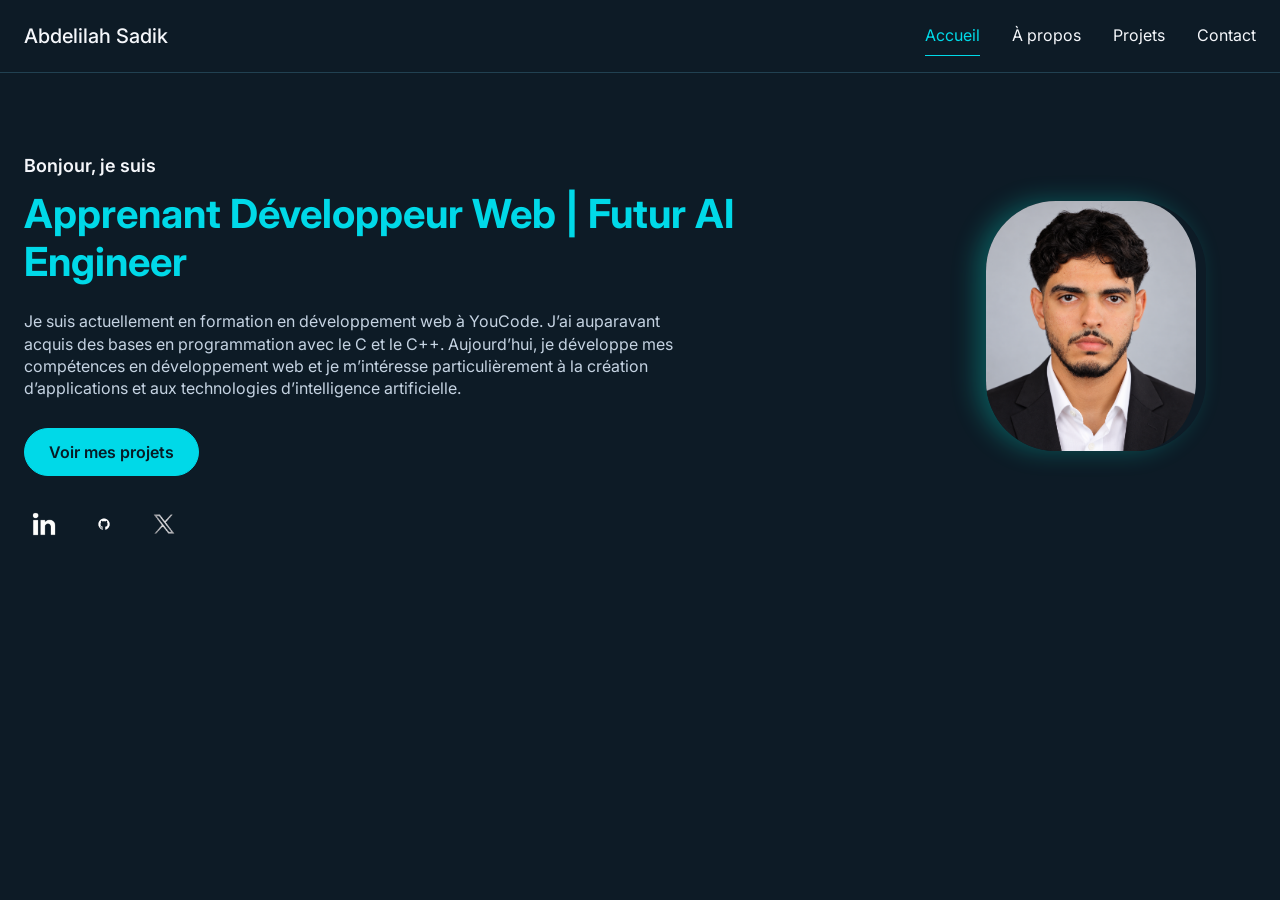
<file: index.html>
<!DOCTYPE html>
<html lang="fr">
<head>
    <meta charset="UTF-8">
    <meta name="viewport" content="width=device-width, initial-scale=1.0">
    <meta name="description" content="Portfolio d'Abdelilah Sadik, apprenant développeur web et futur AI Engineer.">
    <title>Abdelilah Sadik — Portfolio</title>
    <link rel="preconnect" href="https://fonts.googleapis.com">
    <link rel="preconnect" href="https://fonts.gstatic.com" crossorigin>
    <link href="https://fonts.googleapis.com/css2?family=Inter:wght@400;600;700&display=swap" rel="stylesheet">
    <link rel="stylesheet" href="style.css">
</head>
<body>
    <!-- ========== header ========== -->
    <header class="en-tete">
        <div class="conteneur">
            <a class="logo" href="index.html">Abdelilah Sadik</a>
            <nav aria-label="Navigation principale">
                <ul class="menu">
                    <li><a href="index.html" aria-current="page">Accueil</a></li>
                    <li><a href="a-propos.html">À propos</a></li>
                    <li><a href="projets.html">Projets</a></li>
                    <li><a href="contact.html">Contact</a></li>
                </ul>
            </nav>
        </div>
    </header>
    <!-- ========== hero section ========== -->
    <main>
        <section class="hero">
            <div class="conteneur">
                <div class="hero__contenu">
                    <div class="hero__text">
                        <p class="surtitre">Bonjour, je suis</p>
                        <h1>Apprenant Développeur Web | Futur AI Engineer</h1>
                        <p class="hero__description">
                            Je suis actuellement en formation en développement web à YouCode.
                            J’ai auparavant acquis des bases en programmation avec le C et le C++.
                            Aujourd’hui, je développe mes compétences en développement web
                            et je m’intéresse particulièrement à la création d’applications
                            et aux technologies d’intelligence artificielle.
                        </p>
                        <a class="bouton" href="projets.html">Voir mes projets</a>
                        <ul class="reseaux">
                            <li><a href="https://www.linkedin.com/in/abdelilah-sadik-879931271/?isSelfProfile=true" aria-label="LinkedIn">
                                <img src="./images/7136971-removebg-preview.png" alt="">
                            </a></li>
                            <li><a href="https://github.com/ZIDROXE?tab=repositories" aria-label="GitHub">
                                <img src="./images/ccaa09637389a530ddffc288a41b0895-removebg-preview.png" alt="">
                            </a></li>
                            <li><a href="https://x.com/AbdelilaheSadik" aria-label="X">
                                <img src="./images/da9cc1f2e152683ddba2240817404977-removebg-preview.png" alt="">
                            </a></li>
                        </ul>
                    </div>
                    <img class="hero__photo" src="./images/Professional Headshot in Suit (1).png" alt="Abdelilah Sadik image" width="280" height="280">
                </div>
            </div>
        </section>
    </main>
</body>
</html>
</file>
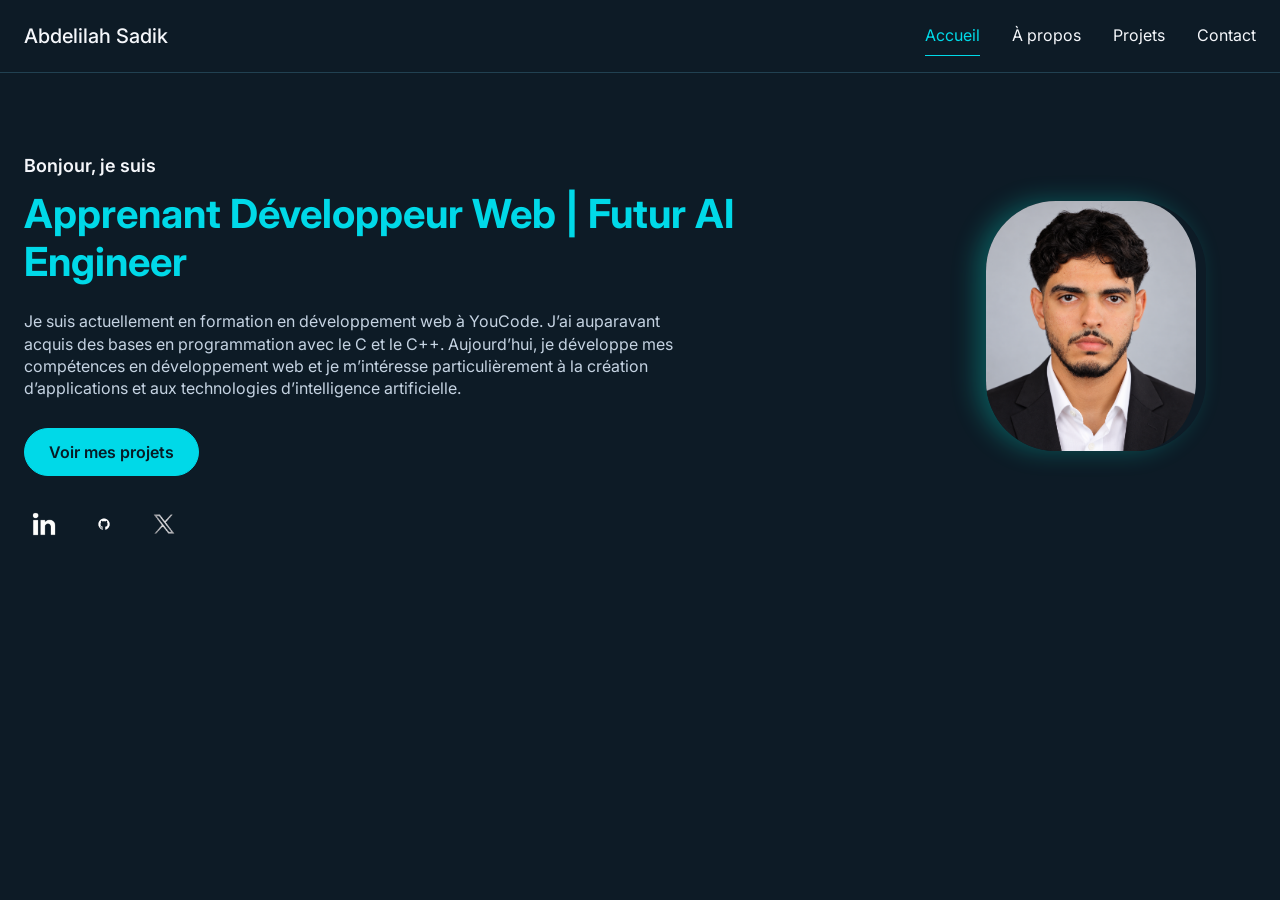
<file: portfolio/index.html>
<!DOCTYPE html>
<html lang="fr">
<head>
    <meta charset="UTF-8">
    <meta name="viewport" content="width=device-width, initial-scale=1.0">
    <meta name="description" content="Portfolio d'Abdelilah Sadik, apprenant développeur web et futur AI Engineer.">
    <title>Abdelilah Sadik — Portfolio</title>
    <link rel="preconnect" href="https://fonts.googleapis.com">
    <link rel="preconnect" href="https://fonts.gstatic.com" crossorigin>
    <link href="https://fonts.googleapis.com/css2?family=Inter:wght@400;600;700&display=swap" rel="stylesheet">
    <link rel="stylesheet" href="../css/style.css">
</head>
<body>
    <!-- ========== header ========== -->
    <header class="en-tete">
        <div class="conteneur">
            <a class="logo" href="index.html">Abdelilah Sadik</a>
            <nav aria-label="Navigation principale">
                <ul class="menu">
                    <li><a href="index.html" aria-current="page">Accueil</a></li>
                    <li><a href="a-propos.html">À propos</a></li>
                    <li><a href="projets.html">Projets</a></li>
                    <li><a href="contact.html">Contact</a></li>
                </ul>
            </nav>
        </div>
    </header>
    <!-- ========== hero section ========== -->
    <main>
        <section class="hero">
            <div class="conteneur">
                <div class="hero__contenu">
                    <div class="hero__text">
                        <p class="surtitre">Bonjour, je suis</p>
                        <h1>Apprenant Développeur Web | Futur AI Engineer</h1>
                        <p class="hero__description">
                            Je suis actuellement en formation en développement web à YouCode.
                            J’ai auparavant acquis des bases en programmation avec le C et le C++.
                            Aujourd’hui, je développe mes compétences en développement web
                            et je m’intéresse particulièrement à la création d’applications
                            et aux technologies d’intelligence artificielle.
                        </p>
                        <a class="bouton" href="projets.html">Voir mes projets</a>
                        <ul class="reseaux">
                            <li><a href="https://www.linkedin.com/in/abdelilah-sadik-879931271/?isSelfProfile=true" aria-label="LinkedIn">
                                <img src="../images/7136971-removebg-preview.png" alt="">
                            </a></li>
                            <li><a href="https://github.com/ZIDROXE?tab=repositories" aria-label="GitHub">
                                <img src="../images/ccaa09637389a530ddffc288a41b0895-removebg-preview.png" alt="">
                            </a></li>
                            <li><a href="https://x.com/AbdelilaheSadik" aria-label="X">
                                <img src="../images/da9cc1f2e152683ddba2240817404977-removebg-preview.png" alt="">
                            </a></li>
                        </ul>
                    </div>
                    <img class="hero__photo" src="../images/Professional Headshot in Suit (1).png" alt="Abdelilah Sadik image" width="280" height="280">
                </div>
            </div>
        </section>
    </main>
</body>
</html>
</file>
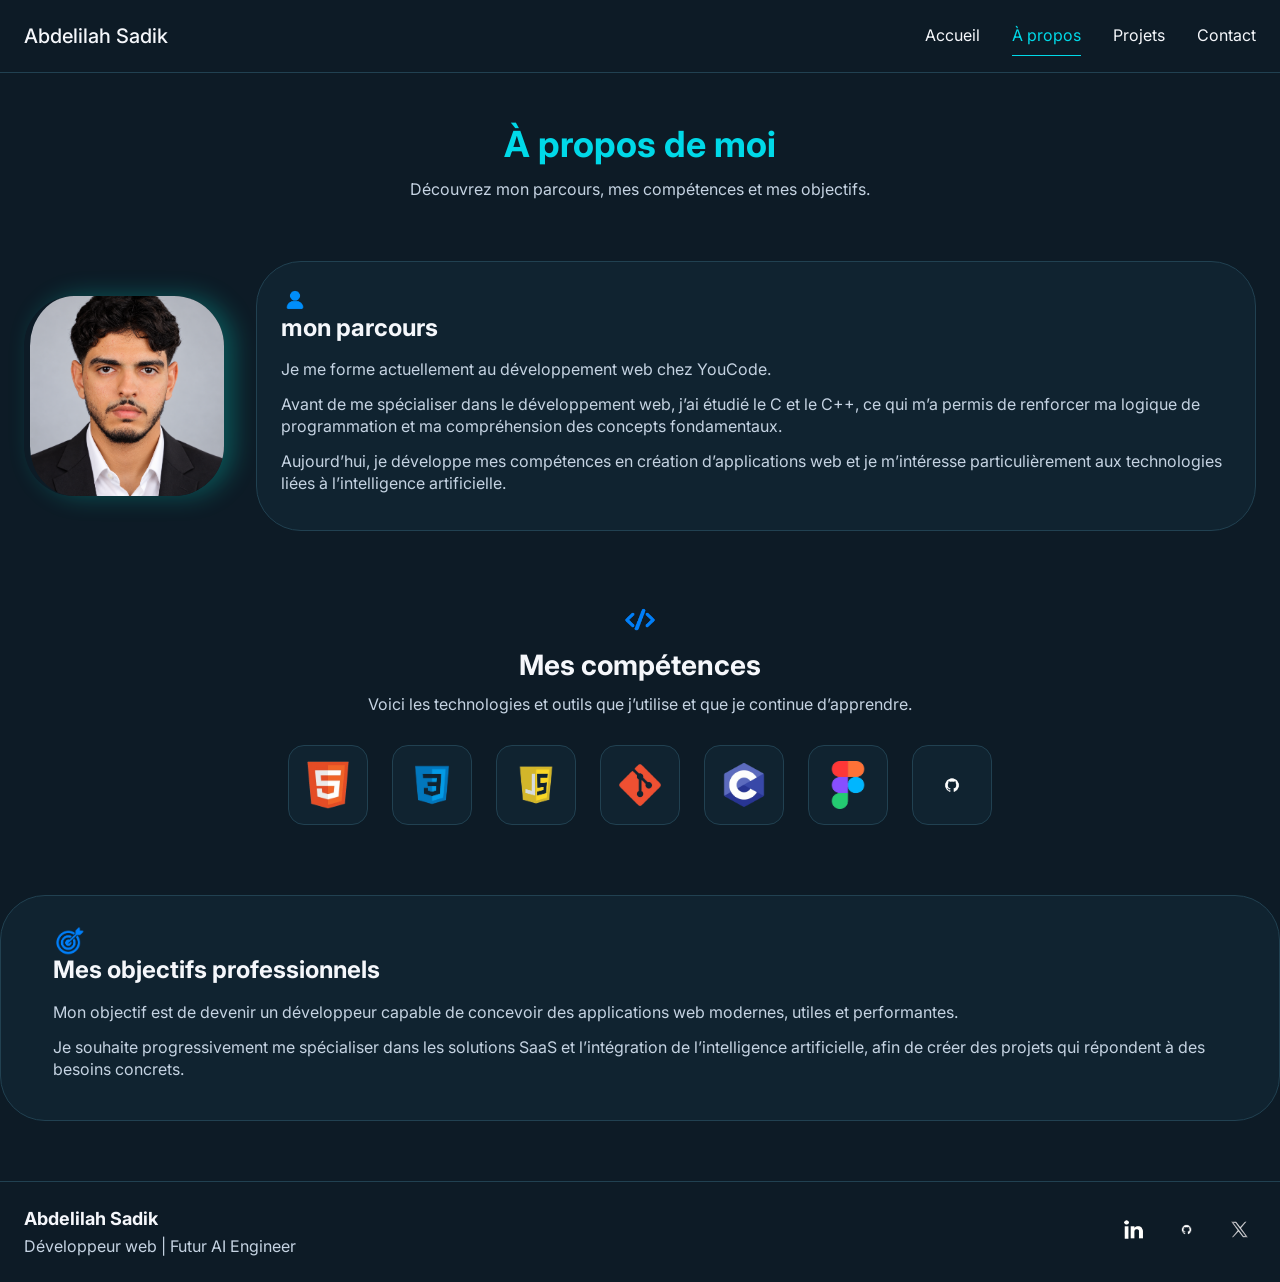
<file: a-propos.html>
<!DOCTYPE html>
<html lang="fr">

<head>
    <meta charset="UTF-8">
    <meta name="viewport" content="width=device-width, initial-scale=1.0">

    <meta name="description"
        content="À propos d'Abdelilah Sadik, son parcours, ses compétences et ses objectifs professionnels.">

    <title>À propos — Abdelilah Sadik</title>

    <link rel="preconnect" href="https://fonts.googleapis.com">
    <link rel="preconnect" href="https://fonts.gstatic.com" crossorigin>

    <link href="https://fonts.googleapis.com/css2?family=Inter:wght@400;600;700&display=swap" rel="stylesheet">

    <link rel="stylesheet" href="style.css">
</head>

<body>
    <!-- ========== header ========== -->
    <header class="en-tete">
        <div class="conteneur">
            <a class="logo" href="index.html">Abdelilah Sadik</a>
            <nav aria-label="navigation principale">
                <ul class="menu">
                    <li><a href="index.html" >Accueil</a></li>
                    <li><a href="a-propos.html"aria-current="page">À propos</a></li>
                    <li><a href="projets.html">Projets</a></li>
                    <li><a href="contact.html">Contact</a></li>
                </ul>
            </nav>
        </div>
    </header>
    <main>
        <!---=====-===========mon parcour section======================-->
        <section class="about-intro">
            <div class="conteneur">
                <h1>À propos de moi</h1>
                <p>Découvrez mon parcours, mes compétences et mes objectifs.</p>
            </div>
        </section>
        <section class="parcours">
            <div class="conteneur">
                <div class="parcours__contenu">
                    <img class="parcours__photo" src="./images/Professional Headshot in Suit (1).png" alt="Portrait d’Abdelilah Sadik" width="280"
                        height="280">
                    <div class="parcours__texte">
                        <div class="parcours__titre">
                            <h2>
                                <span class="parcours__icons">
                                    <img src="./images/Icône utilisateur bleue minimaliste.png" alt="">
                                </span> mon parcours

                            </h2>
                        </div>
                        <p>Je me forme actuellement au développement web chez YouCode.</p>
                        <p>Avant de me spécialiser dans le développement web,
                            j’ai étudié le C et le C++, ce qui m’a permis de renforcer
                            ma logique de programmation et ma compréhension des concepts fondamentaux.</p>
                        <p>Aujourd’hui, je développe mes compétences en création d’applications web
                            et je m’intéresse particulièrement aux technologies liées à l’intelligence artificielle.</p>
                    </div>
                </div>
            </div>
        </section>
        <!--======================mes competence section=========================-->
        <section class="competence">
            <div class="conteneur">
                <div class="competence__titre">
                    <span>
                        <img src="./images/Icône_de_code_bleu_vif-removebg-preview.png" alt="">
                    </span>
                    <h2>Mes compétences</h2>
                    <p>Voici les technologies et outils que j’utilise et que je continue d’apprendre.</p>
                </div>
                <ul class="competence_list">
                    <li>
                        <img src="./images/1175193-removebg-preview.png" alt="HTML">
                    </li>
                    <li>
                        <img src="./images/css3-removebg-preview.png" alt="CSS">
                    </li>
                    <li>
                        <img src="./images/javascript-logo-javascript-icon-transparent-free-png-removebg-preview.png"
                            alt="Java script">
                    </li>
                    <li>
                        <img src="./images/87-877926_git-git-icon-removebg-preview.png" alt="Git">
                    </li>
                    <li>
                        <img src="./images/240-2409409_c-programming-icon-c-programming-language-icon-removebg-preview.png"
                            alt="C">
                    </li>
                    <li>
                        <img src="./images/figma-icon-removebg-preview.png" alt="Figma">
                    </li>
                    <li>
                        <img src="./images/ccaa09637389a530ddffc288a41b0895-removebg-preview.png" alt="GitHub">
                    </li>
                </ul>
            </div>
        </section>
        <!--=============objectif section===========================-->
        <section class="objectif">
            <div class="conteneur">
                <div class="objectif__titre">
                    <span class="objectif__icon">
                        <img src="./images/Cible bleue avec flèche centrale.png" alt="">
                    </span>
                    <h2>Mes objectifs professionnels</h2>
                </div>
                <p>
                    Mon objectif est de devenir un développeur capable de concevoir
                    des applications web modernes, utiles et performantes.
                </p>

                <p>
                    Je souhaite progressivement me spécialiser dans les solutions SaaS
                    et l’intégration de l’intelligence artificielle, afin de créer des
                    projets qui répondent à des besoins concrets.
                </p>
            </div>
        </section>
    </main>
    <!--============================ footer section ==============================-->
    <footer class="pied">

        <div class="conteneur">

            <div class="footer__contenu">

                <div>
                    <p>Abdelilah Sadik</p>
                    <p>Développeur web | Futur AI Engineer</p>
                </div>
                <ul class="reseaux">
                    <li><a href="https://www.linkedin.com/in/abdelilah-sadik-879931271/?isSelfProfile=true" aria-label="LinkedIn">
                            <img src="./images/7136971-removebg-preview.png" alt="">
                        </a></li>
                    <li><a href="https://github.com/ZIDROXE?tab=repositories" aria-label="GitHub">
                            <img src="./images/ccaa09637389a530ddffc288a41b0895-removebg-preview.png" alt="">
                        </a></li>
                    <li><a href="https://x.com/AbdelilaheSadik" aria-label="X">
                            <img src="./images/da9cc1f2e152683ddba2240817404977-removebg-preview.png" alt="">
                        </a></li>

                </ul>
            </div

        </div>
    </footer>
</body>
</html>
</file>
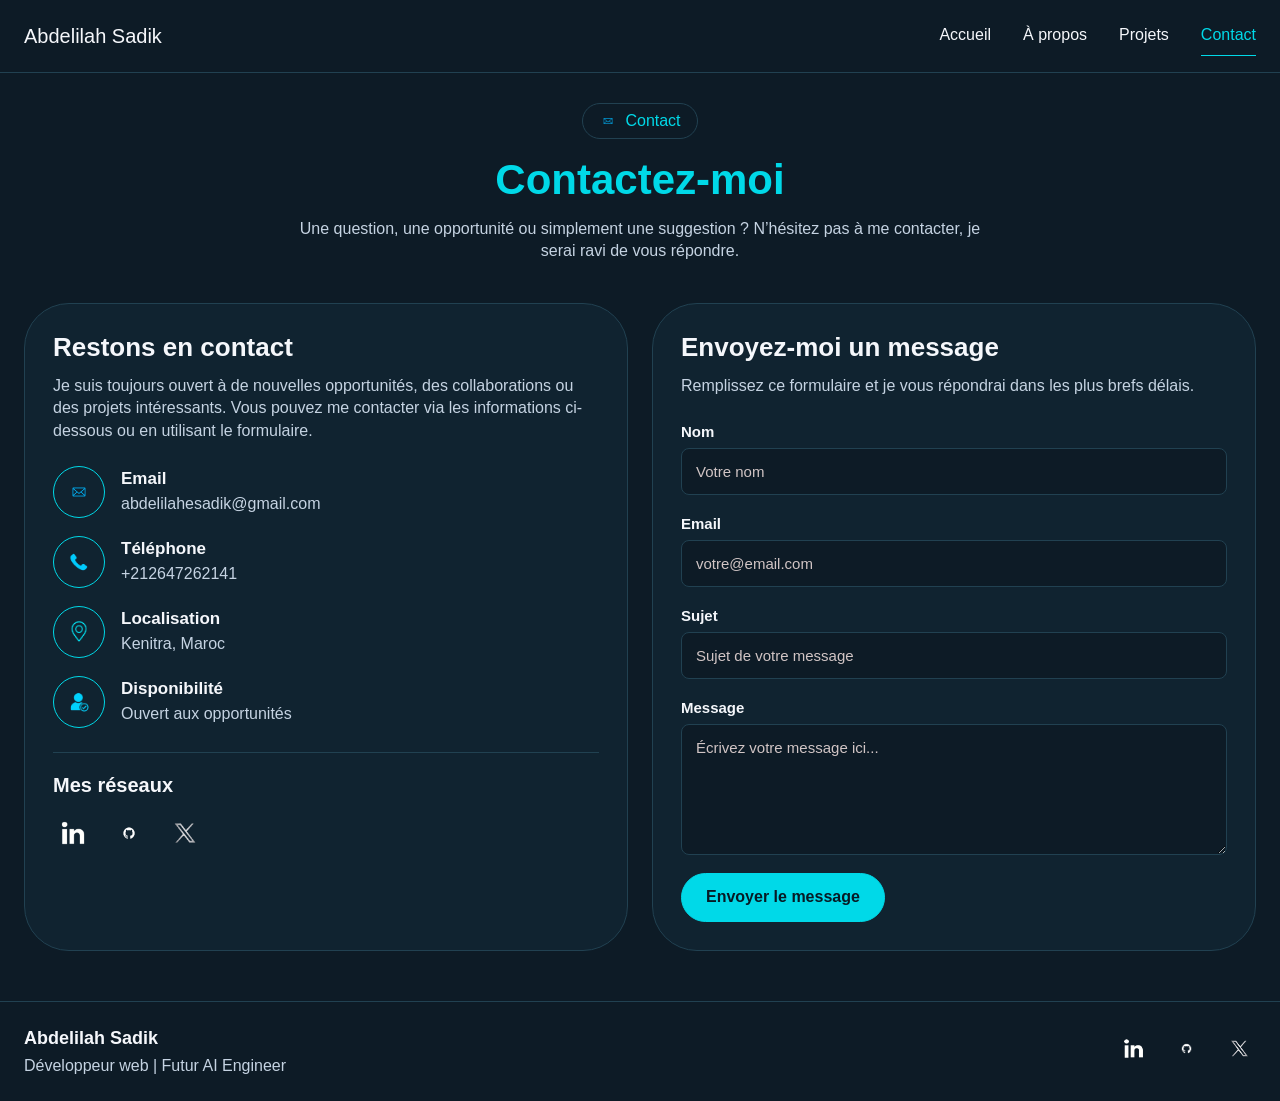
<file: contact.html>
<!DOCTYPE html>
<html lang="fr">
<head>
    <meta charset="UTF-8">
    <meta name="viewport" content="width=device-width, initial-scale=1.0">
    <meta name="description" content="Contactez Abdelilah Sadik pour discuter de projets et d'opportunités.">
    <title>Contact — Abdelilah Sadik</title>
    <link rel="stylesheet" href="style.css">
</head>
<body>
    <!-- ========== header ========== -->
    <header class="en-tete">
        <div class="conteneur">
            <a class="logo" href="index.html">Abdelilah Sadik</a>
            <nav aria-label="Navigation principale">
                <ul class="menu">
                    <li><a href="index.html" >Accueil</a></li>
                    <li><a href="a-propos.html" >À propos</a></li>
                    <li><a href="projets.html" >Projets</a></li>
                    <li><a href="contact.html" aria-current="page">Contact</a></li>
                </ul>
            </nav>
        </div>
    </header>

    <main>
        <!-- ========== intro section ========== -->
        <section class="contact__intro">
            <div class="conteneur">
                <span class="contact__badge">
                    <img src="./images/Minimal Cyan Envelope Icon.png" alt="">
                    Contact
                </span>
                <h1>Contactez-moi</h1>
                <p>Une question, une opportunité ou simplement une suggestion ? N’hésitez pas à me contacter, je serai ravi de vous répondre.</p>
            </div>
        </section>

        <!-- ========== contact content ========== -->
        <section class="contact__content">
            <div class="conteneur">
                <div class="contact-info">
                    <h2>Restons en contact</h2>
                    <p>Je suis toujours ouvert à de nouvelles opportunités, des collaborations ou des projets intéressants. Vous pouvez me contacter via les informations ci-dessous ou en utilisant le formulaire.</p>

                    <div class="contact-info__item">
                        <span class="contact-info__icon" aria-hidden="true">
                            <img src="./images/Minimal Cyan Envelope Icon.png" alt="">
                        </span>
                        <div>
                            <h3>Email</h3>
                            <a href="mailto:abdelilahesadik@gmail.com">abdelilahesadik@gmail.com</a>
                        </div>
                    </div>

                    <div class="contact-info__item">
                        <span class="contact-info__icon" aria-hidden="true">
                            <img src="./images/Cyan_Telephone_Handset_Icon-removebg-preview.png" alt="">
                        </span>
                        <div>
                            <h3>Téléphone</h3>
                            <a href="tel:+212647262141">+212647262141</a>
                        </div>
                    </div>

                    <div class="contact-info__item">
                        <span class="contact-info__icon" aria-hidden="true">
                            <img src="./images/Neon_Cyan_Location_Pin_Icon-removebg-preview.png" alt="">
                        </span>
                        <div>
                            <h3>Localisation</h3>
                            <p>Kenitra, Maroc</p>
                        </div>
                    </div>

                    <div class="contact-info__item">
                        <span class="contact-info__icon" aria-hidden="true">
                            <img src="./images/Cyan_Online_Avatar_Badge-removebg-preview.png" alt="">
                        </span>
                        <div>
                            <h3>Disponibilité</h3>
                            <p>Ouvert aux opportunités</p>
                        </div>
                    </div>

                    <div class="contact-info__socials">
                        <h3>Mes réseaux</h3>
                        <ul class="reseaux">
                            <li><a href="https://www.linkedin.com/in/abdelilah-sadik-879931271/?isSelfProfile=true" aria-label="LinkedIn"><img src="./images/7136971-removebg-preview.png" alt=""></a></li>
                            <li><a href="https://github.com/ZIDROXE?tab=repositories" aria-label="GitHub"><img src="./images/ccaa09637389a530ddffc288a41b0895-removebg-preview.png" alt=""></a></li>
                            <li><a href="https://x.com/AbdelilaheSadik" aria-label="X"><img src="./images/da9cc1f2e152683ddba2240817404977-removebg-preview.png" alt=""></a></li>
                        </ul>
                    </div>
                </div>

                <div class="contact_form">
                    <h2>Envoyez-moi un message</h2>
                    <p>Remplissez ce formulaire et je vous répondrai dans les plus brefs délais.</p>

                    <form class="formulaire" action="#" method="post">
                        <div class="formulaire__champ">
                            <label for="nom">Nom</label>
                            <input id="nom" name="nom" type="text" placeholder="Votre nom" autocomplete="name" required>
                        </div>
                        <div class="formulaire__champ">
                            <label for="email">Email</label>
                            <input id="email" name="email" type="email" placeholder="votre@email.com" autocomplete="email" required>
                        </div>
                        <div class="formulaire__champ">
                            <label for="sujet">Sujet</label>
                            <input id="sujet" name="sujet" type="text" placeholder="Sujet de votre message" required>
                        </div>
                        <div class="formulaire__champ">
                            <label for="message">Message</label>
                            <textarea id="message" name="message" rows="5" placeholder="Écrivez votre message ici..." required></textarea>
                        </div>
                        <button class="bouton" type="submit">Envoyer le message</button>
                    </form>
                </div>
            </div>
        </section>
    </main>

    <!-- ========== footer ========== -->
    <footer class="pied">
        <div class="conteneur">
            <div class="footer__contenu">
                <div>
                    <p>Abdelilah Sadik</p>
                    <p>Développeur web | Futur AI Engineer</p>
                </div>
                <ul class="reseaux">
                    <li><a href="https://www.linkedin.com/in/abdelilah-sadik-879931271/?isSelfProfile=true" aria-label="LinkedIn"><img src="./images/7136971-removebg-preview.png" alt=""></a></li>
                    <li><a href="https://github.com/ZIDROXE?tab=repositories" aria-label="GitHub"><img src="./images/ccaa09637389a530ddffc288a41b0895-removebg-preview.png" alt=""></a></li>
                    <li><a href="https://x.com/AbdelilaheSadik" aria-label="X"><img src="./images/da9cc1f2e152683ddba2240817404977-removebg-preview.png" alt=""></a></li>
                </ul>
            </div>
        </div>
    </footer>
</body>
</html>
</file>
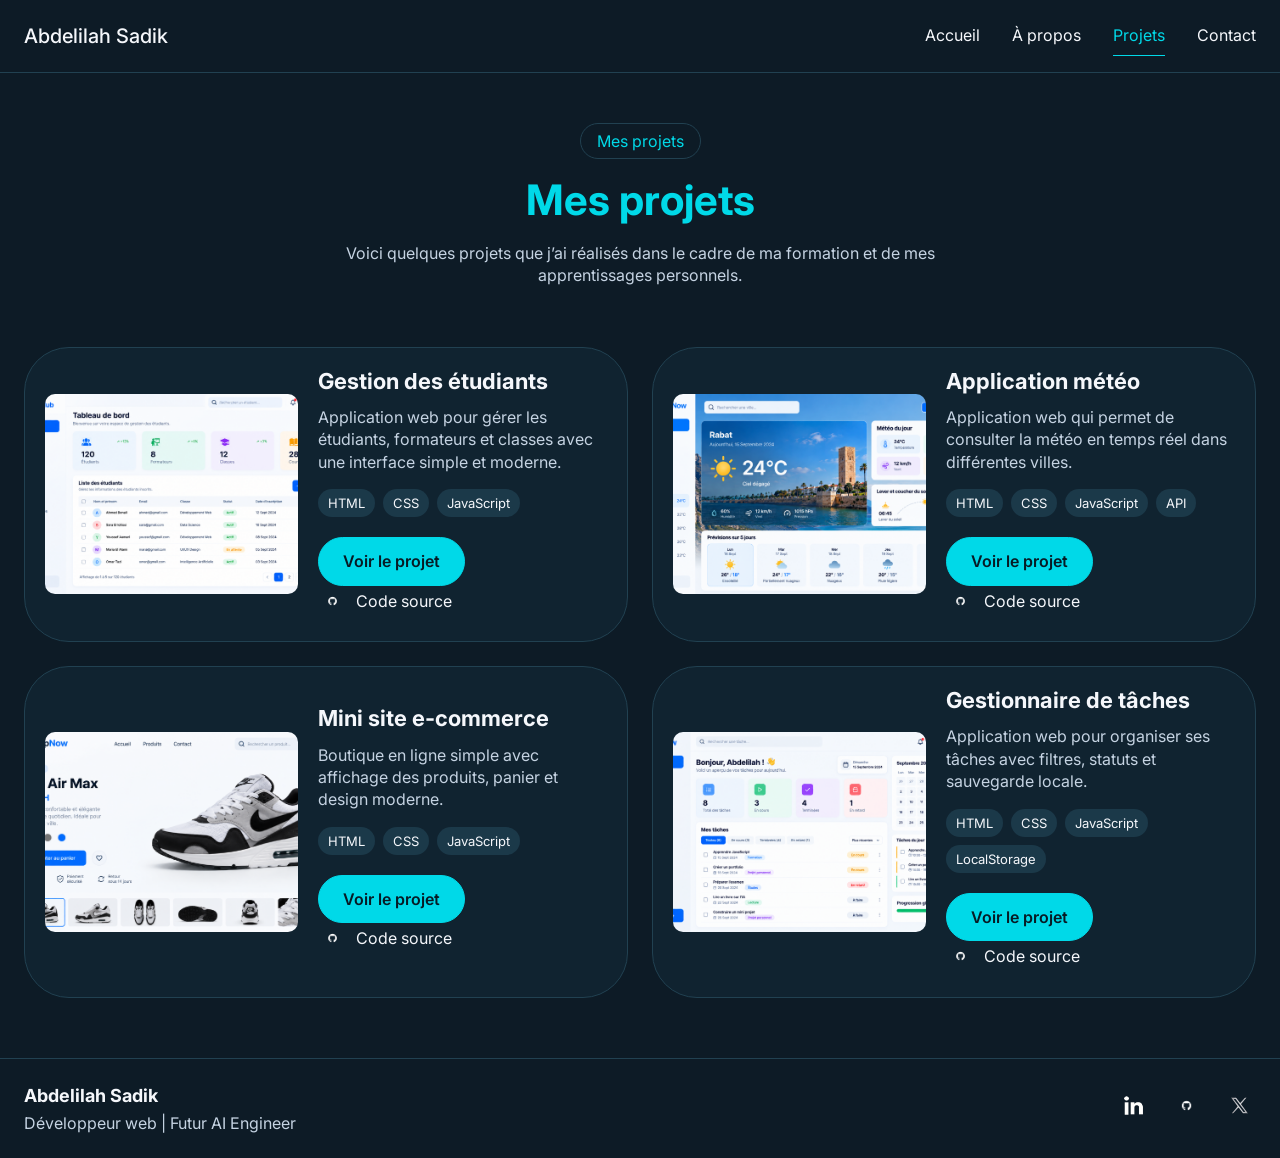
<file: projets.html>
<!DOCTYPE html>
<html lang="fr">

<head>
    <meta charset="UTF-8">
    <meta name="viewport" content="width=device-width, initial-scale=1.0">
    <meta name="description" content="Découvrez les projets réalisés par Abdelilah Sadik.">
    <title>Projets — Abdelilah Sadik</title>
    <link rel="preconnect" href="https://fonts.googleapis.com">
    <link rel="preconnect" href="https://fonts.gstatic.com" crossorigin>
    <link href="https://fonts.googleapis.com/css2?family=Inter:wght@400;600;700&display=swap" rel="stylesheet">
    <link rel="stylesheet" href="style.css">
</head>

<body>
    <!-- Header -->
    <header class="en-tete">
        <div class="conteneur">
            <a class="logo" href="index.html">Abdelilah Sadik</a>
            <nav aria-label="Navigation principale">
                <ul class="menu">
                    <li><a href="index.html">Accueil</a></li>
                    <li><a href="a-propos.html">À propos</a></li>
                    <li><a href="projets.html" aria-current="page">Projets</a></li>
                    <li><a href="contact.html">Contact</a></li>
                </ul>
            </nav>
        </div>
    </header>

    <!-- Contenu principal -->
    <main>
        <section class="projets-intro">
            <div class="conteneur">
                <span class="projets-intro__badge">Mes projets</span>
                <h1>Mes projets</h1>
                <p>
                    Voici quelques projets que j’ai réalisés dans le cadre de ma formation
                    et de mes apprentissages personnels.
                </p>
            </div>
        </section>

        <section class="projets-section" aria-label="Liste des projets">
            <div class="conteneur">
                <div class="projets__liste">

                    <!-- Projet 1 -->
                    <article class="projet">
                        <img class="projet__image" src="./images/StudentHub Student Management Dashboard.png"
                            alt="Aperçu du tableau de bord de gestion des étudiants">
                        <div class="projet__texte">
                            <h2>Gestion des étudiants</h2>
                            <p>
                                Application web pour gérer les étudiants,
                                formateurs et classes avec une interface simple et moderne.
                            </p>
                            <ul class="technologies">
                                <li>HTML</li>
                                <li>CSS</li>
                                <li>JavaScript</li>
                            </ul>
                            <a class="bouton" href="projets.html"">Voir le projet</a>
                            <a class="lien" href="https://github.com/ZIDROXE?tab=repositories">
                                <img src="./images/ccaa09637389a530ddffc288a41b0895-removebg-preview.png" alt="">
                                Code source
                            </a>
                        </div>
                    </article>

                    <!-- Projet 2 -->
                    <article class="projet">
                        <img class="projet__image" src="./images/WeatherNow Dashboard_ Rabat Forecast.png"
                            alt="Aperçu de l'application météo">
                        <div class="projet__texte">
                            <h2>Application météo</h2>
                            <p>
                                Application web qui permet de consulter la météo
                                en temps réel dans différentes villes.
                            </p>
                            <ul class="technologies">
                                <li>HTML</li>
                                <li>CSS</li>
                                <li>JavaScript</li>
                                <li>API</li>
                            </ul>
                            <a class="bouton" href="projets.html">Voir le projet</a>
                            <a class="lien" href="https://github.com/ZIDROXE?tab=repositories">
                                <img src="./images/ccaa09637389a530ddffc288a41b0895-removebg-preview.png" alt="">
                                Code source
                            </a>
                        </div>
                    </article>

                    <!-- Projet 3 -->
                    <article class="projet">
                        <img class="projet__image" src="./images/Boutique Nike Air Max moderne.png"
                            alt="Aperçu du mini site e-commerce">
                        <div class="projet__texte">
                            <h2>Mini site e-commerce</h2>
                            <p>
                                Boutique en ligne simple avec affichage des produits,
                                panier et design moderne.
                            </p>
                            <ul class="technologies">
                                <li>HTML</li>
                                <li>CSS</li>
                                <li>JavaScript</li>
                            </ul>
                            <a class="bouton" href="projets.html">Voir le projet</a>
                            <a class="lien" href="https://github.com/ZIDROXE?tab=repositories">
                                <img src="./images/ccaa09637389a530ddffc288a41b0895-removebg-preview.png" alt="">
                                Code source
                            </a>
                        </div>
                    </article>

                    <!-- Projet 4 -->
                    <article class="projet">
                        <img class="projet__image" src="./images/TaskFlow Dashboard_ Daily Task Overview.png"
                            alt="Aperçu de l'application de gestion des tâches">
                        <div class="projet__texte">
                            <h2>Gestionnaire de tâches</h2>
                            <p>
                                Application web pour organiser ses tâches
                                avec filtres, statuts et sauvegarde locale.
                            </p>
                            <ul class="technologies">
                                <li>HTML</li>
                                <li>CSS</li>
                                <li>JavaScript</li>
                                <li>LocalStorage</li>
                            </ul>
                            <a class="bouton" href="https://github.com/ZIDROXE?tab=repositories">Voir le projet</a>
                            <a class="lien" href="projets.html">
                                <img src="./images/ccaa09637389a530ddffc288a41b0895-removebg-preview.png" alt="">
                                Code source
                            </a>
                        </div>
                    </article>

                </div>
            </div>
        </section>
    </main>

    <!-- Footer -->
    <footer class="pied">
        <div class="conteneur">
            <div class="footer__contenu">
                <div>
                    <p>Abdelilah Sadik</p>
                    <p>Développeur web | Futur AI Engineer</p>
                </div>
                <ul class="reseaux">
                    <li>
                        <a href="https://www.linkedin.com/in/abdelilah-sadik-879931271/?isSelfProfile=true"
                            aria-label="LinkedIn">
                            <img src="./images/7136971-removebg-preview.png" alt="">
                        </a>
                    </li>
                    <li>
                        <a href="https://github.com/ZIDROXE?tab=repositories" aria-label="GitHub">
                            <img src="./images/ccaa09637389a530ddffc288a41b0895-removebg-preview.png" alt="">
                        </a>
                    </li>
                    <li>
                        <a href="https://x.com/AbdelilaheSadik" aria-label="X">
                            <img src="./images/da9cc1f2e152683ddba2240817404977-removebg-preview.png" alt="">
                        </a>
                    </li>
                </ul>
            </div>
        </div>
    </footer>
</body>

</html>
</file>
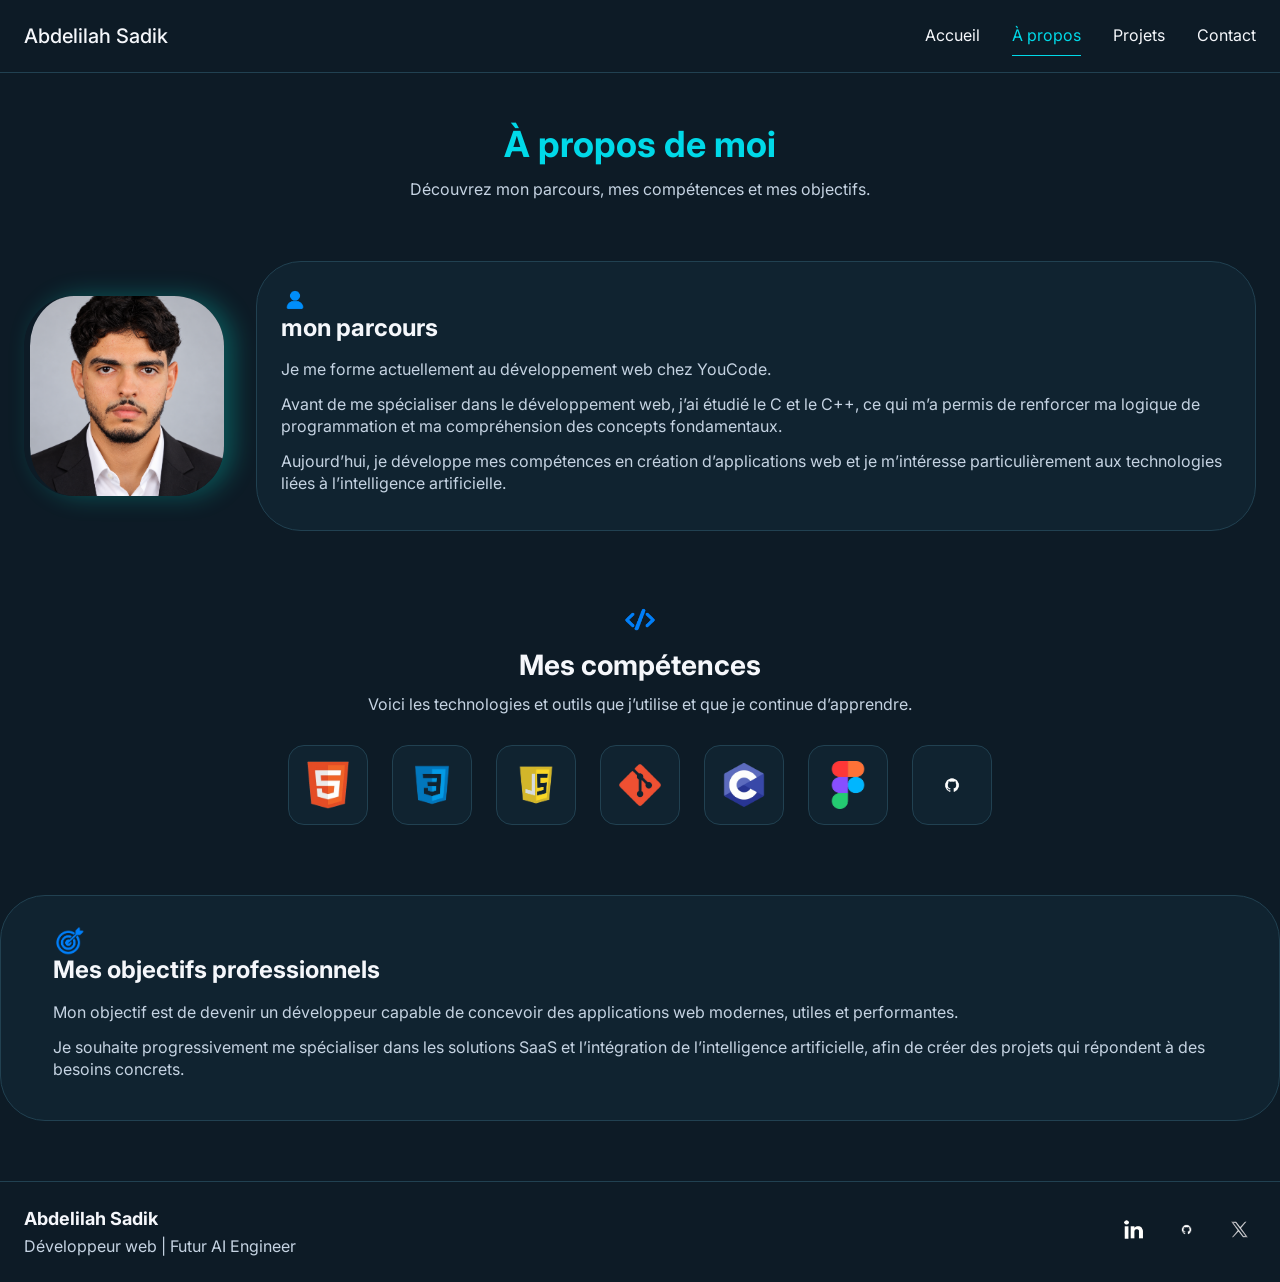
<file: portfolio/a-propos.html>
<!DOCTYPE html>
<html lang="fr">

<head>
    <meta charset="UTF-8">
    <meta name="viewport" content="width=device-width, initial-scale=1.0">

    <meta name="description"
        content="À propos d'Abdelilah Sadik, son parcours, ses compétences et ses objectifs professionnels.">

    <title>À propos — Abdelilah Sadik</title>

    <link rel="preconnect" href="https://fonts.googleapis.com">
    <link rel="preconnect" href="https://fonts.gstatic.com" crossorigin>

    <link href="https://fonts.googleapis.com/css2?family=Inter:wght@400;600;700&display=swap" rel="stylesheet">

    <link rel="stylesheet" href="../css/style.css">
</head>

<body>
    <!-- ========== header ========== -->
    <header class="en-tete">
        <div class="conteneur">
            <a class="logo" href="index.html">Abdelilah Sadik</a>
            <nav aria-label="navigation principale">
                <ul class="menu">
                    <li><a href="index.html" >Accueil</a></li>
                    <li><a href="a-propos.html"aria-current="page">À propos</a></li>
                    <li><a href="projets.html">Projets</a></li>
                    <li><a href="contact.html">Contact</a></li>
                </ul>
            </nav>
        </div>
    </header>
    <main>
        <!---=====-===========mon parcour section======================-->
        <section class="about-intro">
            <div class="conteneur">
                <h1>À propos de moi</h1>
                <p>Découvrez mon parcours, mes compétences et mes objectifs.</p>
            </div>
        </section>
        <section class="parcours">
            <div class="conteneur">
                <div class="parcours__contenu">
                    <img class="parcours__photo" src="../images/Professional Headshot in Suit (1).png" alt="Portrait d’Abdelilah Sadik" width="280"
                        height="280">
                    <div class="parcours__texte">
                        <div class="parcours__titre">
                            <h2>
                                <span class="parcours__icons">
                                    <img src="../images/Icône utilisateur bleue minimaliste.png" alt="">
                                </span> mon parcours

                            </h2>
                        </div>
                        <p>Je me forme actuellement au développement web chez YouCode.</p>
                        <p>Avant de me spécialiser dans le développement web,
                            j’ai étudié le C et le C++, ce qui m’a permis de renforcer
                            ma logique de programmation et ma compréhension des concepts fondamentaux.</p>
                        <p>Aujourd’hui, je développe mes compétences en création d’applications web
                            et je m’intéresse particulièrement aux technologies liées à l’intelligence artificielle.</p>
                    </div>
                </div>
            </div>
        </section>
        <!--======================mes competence section=========================-->
        <section class="competence">
            <div class="conteneur">
                <div class="competence__titre">
                    <span>
                        <img src="../images/Icône_de_code_bleu_vif-removebg-preview.png" alt="">
                    </span>
                    <h2>Mes compétences</h2>
                    <p>Voici les technologies et outils que j’utilise et que je continue d’apprendre.</p>
                </div>
                <ul class="competence_list">
                    <li>
                        <img src="../images/1175193-removebg-preview.png" alt="HTML">
                    </li>
                    <li>
                        <img src="../images/css3-removebg-preview.png" alt="CSS">
                    </li>
                    <li>
                        <img src="../images/javascript-logo-javascript-icon-transparent-free-png-removebg-preview.png"
                            alt="Java script">
                    </li>
                    <li>
                        <img src="../images/87-877926_git-git-icon-removebg-preview.png" alt="Git">
                    </li>
                    <li>
                        <img src="../images/240-2409409_c-programming-icon-c-programming-language-icon-removebg-preview.png"
                            alt="C">
                    </li>
                    <li>
                        <img src="../images/figma-icon-removebg-preview.png" alt="Figma">
                    </li>
                    <li>
                        <img src="../images/ccaa09637389a530ddffc288a41b0895-removebg-preview.png" alt="GitHub">
                    </li>
                </ul>
            </div>
        </section>
        <!--=============objectif section===========================-->
        <section class="objectif">
            <div class="conteneur">
                <div class="objectif__titre">
                    <span class="objectif__icon">
                        <img src="../images/Cible bleue avec flèche centrale.png" alt="">
                    </span>
                    <h2>Mes objectifs professionnels</h2>
                </div>
                <p>
                    Mon objectif est de devenir un développeur capable de concevoir
                    des applications web modernes, utiles et performantes.
                </p>

                <p>
                    Je souhaite progressivement me spécialiser dans les solutions SaaS
                    et l’intégration de l’intelligence artificielle, afin de créer des
                    projets qui répondent à des besoins concrets.
                </p>
            </div>
        </section>
    </main>
    <!--============================ footer section ==============================-->
    <footer class="pied">

        <div class="conteneur">

            <div class="footer__contenu">

                <div>
                    <p>Abdelilah Sadik</p>
                    <p>Développeur web | Futur AI Engineer</p>
                </div>
                <ul class="reseaux">
                    <li><a href="https://www.linkedin.com/in/abdelilah-sadik-879931271/?isSelfProfile=true" aria-label="LinkedIn">
                            <img src="../images/7136971-removebg-preview.png" alt="">
                        </a></li>
                    <li><a href="https://github.com/ZIDROXE?tab=repositories" aria-label="GitHub">
                            <img src="../images/ccaa09637389a530ddffc288a41b0895-removebg-preview.png" alt="">
                        </a></li>
                    <li><a href="https://x.com/AbdelilaheSadik" aria-label="X">
                            <img src="../images/da9cc1f2e152683ddba2240817404977-removebg-preview.png" alt="">
                        </a></li>

                </ul>
            </div>

        </div>
    </footer>
</body>
</html>
</file>
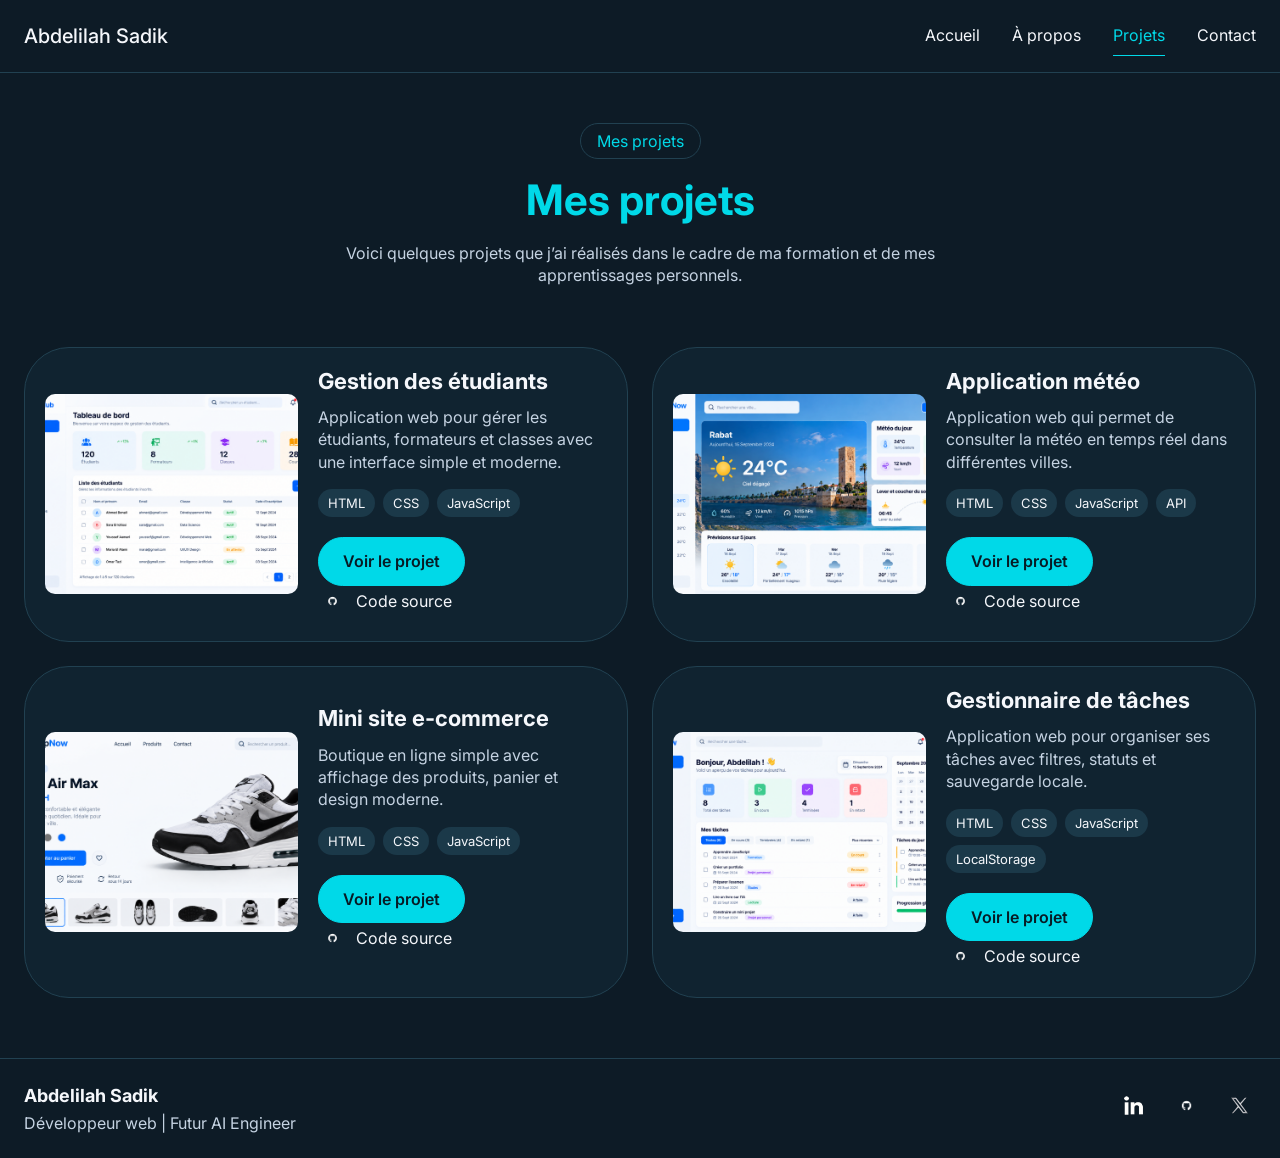
<file: portfolio/projets.html>
<!DOCTYPE html>
<html lang="fr">

<head>
    <meta charset="UTF-8">
    <meta name="viewport" content="width=device-width, initial-scale=1.0">
    <meta name="description" content="Découvrez les projets réalisés par Abdelilah Sadik.">
    <title>Projets — Abdelilah Sadik</title>
    <link rel="preconnect" href="https://fonts.googleapis.com">
    <link rel="preconnect" href="https://fonts.gstatic.com" crossorigin>
    <link href="https://fonts.googleapis.com/css2?family=Inter:wght@400;600;700&display=swap" rel="stylesheet">
    <link rel="stylesheet" href="../css/style.css">
</head>

<body>
    <!-- Header -->
    <header class="en-tete">
        <div class="conteneur">
            <a class="logo" href="index.html">Abdelilah Sadik</a>
            <nav aria-label="Navigation principale">
                <ul class="menu">
                    <li><a href="index.html">Accueil</a></li>
                    <li><a href="a-propos.html">À propos</a></li>
                    <li><a href="projets.html" aria-current="page">Projets</a></li>
                    <li><a href="contact.html">Contact</a></li>
                </ul>
            </nav>
        </div>
    </header>

    <!-- Contenu principal -->
    <main>
        <section class="projets-intro">
            <div class="conteneur">
                <span class="projets-intro__badge">Mes projets</span>
                <h1>Mes projets</h1>
                <p>
                    Voici quelques projets que j’ai réalisés dans le cadre de ma formation
                    et de mes apprentissages personnels.
                </p>
            </div>
        </section>

        <section class="projets-section" aria-label="Liste des projets">
            <div class="conteneur">
                <div class="projets__liste">

                    <!-- Projet 1 -->
                    <article class="projet">
                        <img class="projet__image" src="../images/StudentHub Student Management Dashboard.png"
                            alt="Aperçu du tableau de bord de gestion des étudiants">
                        <div class="projet__texte">
                            <h2>Gestion des étudiants</h2>
                            <p>
                                Application web pour gérer les étudiants,
                                formateurs et classes avec une interface simple et moderne.
                            </p>
                            <ul class="technologies">
                                <li>HTML</li>
                                <li>CSS</li>
                                <li>JavaScript</li>
                            </ul>
                            <a class="bouton" href="projets.html"">Voir le projet</a>
                            <a class="lien" href="https://github.com/ZIDROXE?tab=repositories">
                                <img src="../images/ccaa09637389a530ddffc288a41b0895-removebg-preview.png" alt="">
                                Code source
                            </a>
                        </div>
                    </article>

                    <!-- Projet 2 -->
                    <article class="projet">
                        <img class="projet__image" src="../images/WeatherNow Dashboard_ Rabat Forecast.png"
                            alt="Aperçu de l'application météo">
                        <div class="projet__texte">
                            <h2>Application météo</h2>
                            <p>
                                Application web qui permet de consulter la météo
                                en temps réel dans différentes villes.
                            </p>
                            <ul class="technologies">
                                <li>HTML</li>
                                <li>CSS</li>
                                <li>JavaScript</li>
                                <li>API</li>
                            </ul>
                            <a class="bouton" href="projets.html">Voir le projet</a>
                            <a class="lien" href="https://github.com/ZIDROXE?tab=repositories">
                                <img src="../images/ccaa09637389a530ddffc288a41b0895-removebg-preview.png" alt="">
                                Code source
                            </a>
                        </div>
                    </article>

                    <!-- Projet 3 -->
                    <article class="projet">
                        <img class="projet__image" src="../images/Boutique Nike Air Max moderne.png"
                            alt="Aperçu du mini site e-commerce">
                        <div class="projet__texte">
                            <h2>Mini site e-commerce</h2>
                            <p>
                                Boutique en ligne simple avec affichage des produits,
                                panier et design moderne.
                            </p>
                            <ul class="technologies">
                                <li>HTML</li>
                                <li>CSS</li>
                                <li>JavaScript</li>
                            </ul>
                            <a class="bouton" href="projets.html">Voir le projet</a>
                            <a class="lien" href="https://github.com/ZIDROXE?tab=repositories">
                                <img src="../images/ccaa09637389a530ddffc288a41b0895-removebg-preview.png" alt="">
                                Code source
                            </a>
                        </div>
                    </article>

                    <!-- Projet 4 -->
                    <article class="projet">
                        <img class="projet__image" src="../images/TaskFlow Dashboard_ Daily Task Overview.png"
                            alt="Aperçu de l'application de gestion des tâches">
                        <div class="projet__texte">
                            <h2>Gestionnaire de tâches</h2>
                            <p>
                                Application web pour organiser ses tâches
                                avec filtres, statuts et sauvegarde locale.
                            </p>
                            <ul class="technologies">
                                <li>HTML</li>
                                <li>CSS</li>
                                <li>JavaScript</li>
                                <li>LocalStorage</li>
                            </ul>
                            <a class="bouton" href="https://github.com/ZIDROXE?tab=repositories">Voir le projet</a>
                            <a class="lien" href="projets.html">
                                <img src="../images/ccaa09637389a530ddffc288a41b0895-removebg-preview.png" alt="">
                                Code source
                            </a>
                        </div>
                    </article>

                </div>
            </div>
        </section>
    </main>

    <!-- Footer -->
    <footer class="pied">
        <div class="conteneur">
            <div class="footer__contenu">
                <div>
                    <p>Abdelilah Sadik</p>
                    <p>Développeur web | Futur AI Engineer</p>
                </div>
                <ul class="reseaux">
                    <li>
                        <a href="https://www.linkedin.com/in/abdelilah-sadik-879931271/?isSelfProfile=true"
                            aria-label="LinkedIn">
                            <img src="../images/7136971-removebg-preview.png" alt="">
                        </a>
                    </li>
                    <li>
                        <a href="https://github.com/ZIDROXE?tab=repositories" aria-label="GitHub">
                            <img src="../images/ccaa09637389a530ddffc288a41b0895-removebg-preview.png" alt="">
                        </a>
                    </li>
                    <li>
                        <a href="https://x.com/AbdelilaheSadik" aria-label="X">
                            <img src="../images/da9cc1f2e152683ddba2240817404977-removebg-preview.png" alt="">
                        </a>
                    </li>
                </ul>
            </div>
        </div>
    </footer>
</body>

</html>
</file>
<file: style.css>
/* =================================
   1. VARIABLES
   ================================= */

:root {
    --couleur-fond: #0d1b26;
    --couleur-fond-carte: #102330;
    --couleur-texte: #f5f7fb;
    --couleur-texte-doux: #c5d3e2;
    --couleur-principale: #00d9e8;
    --couleur-bordure: #214151;

    --police: "Inter", Arial, sans-serif;

    --largeur-max: 1300px;
    --rayon: 45px;
}

/* =================================
   2. BASE STYLES
   ================================= */
* {
    box-sizing: border-box;
}

body {
    margin: 0;
    font-family: var(--police);
    font-size: 16px;
    line-height: 1.4;
    color: var(--couleur-texte);
    background-color: var(--couleur-fond);
}

h1,
h2,
h3 {
    margin: 0;
    line-height: 1.2;

}

p {
    margin: 0
}

ul {
    margin: 0;
    padding: 0;
    list-style: none;
}

a {
    color: inherit;
    text-decoration: none;
}


img {
    display: block;
    max-width: 100%;
}

button,
input,
textarea {
    font: inherit;
}

.conteneur {
    width: 100%;
    max-width: var(--largeur-max);
    margin: 0 auto;
    padding: 0 24px;
}
/* =================================
   3. HEADER ET NAVIGATION
   ================================= */
.en-tete{
    border-bottom: 1px solid var(--couleur-bordure)
}
.en-tete .conteneur{
    display:flex;
    justify-content: space-between;
    align-items: center;
    min-height:72px;
    gap:24px;
}
.logo {
    font-size: 20px;
    font-weight: 500;
    white-space: nowrap;
}
.menu {
    display: flex;
    align-items: center;
    gap: 32px;
    list-style:none;
}

.menu a {
    display: inline-block;
    padding: 8px 0;
    border-bottom: 1.5px solid transparent;
    font-size: 16px;
    color: var(--couleur-texte);
}

.menu a[aria-current="page"] {
    color: var(--couleur-principale);
    border-bottom-color: var(--couleur-principale);
}

/* =================================
   4. PAGE ACCUEIL — HERO
   ================================= */

.hero {
    margin: 80px 0;
}

.hero__contenu {
    display: flex;
    justify-content: space-between;
    align-items: center;
    gap: 32px;
}

.hero__text {
    flex: 1;
    min-width: 0;
    max-width: 800px;
}

.hero__photo {
    width: 220px;
    height: 250px;
    object-fit: cover;
    border-radius: 70px;
    box-shadow: -10px 0 24px rgba(0, 555, 232, 0.25);
    margin-right:50px;
    padding-right: 10px;
    margin-bottom: 50px;
}

/* Texte de présentation */

.surtitre {
    margin-bottom: 12px;
    font-size: 18px;
    font-weight: 600;
}

.hero h1 {
    margin-bottom: 24px;
    font-size: 40px;
    overflow-wrap: break-word;
    color: var(--couleur-principale);
}

.hero__description {
    max-width: 650px;
    color: var(--couleur-texte-doux);
}

/* Bouton principal */

.bouton {
    display: inline-block;
    margin-top: 28px;
    padding: 12px 24px;
    border: 1px solid var(--couleur-principale);
    border-radius: 33px;
    font-size: 16px;
    font-weight: 600;
    color: #071b25;
    background-color: var(--couleur-principale);
    text-align: center;
}

/* Réseaux sociaux */

.hero .reseaux {
    display: flex;
    align-items: center;
    gap: 20px;
    margin-top: 28px;
    padding: 0;
    list-style: none;
}

.reseaux li {
    list-style: none;
}

.reseaux a {
    display: inline-flex;
    align-items: center;
}

.reseaux img {
    width: 40px;
    height: 40px;
    object-fit: contain;
}

/* =================================
   5. PAGE À PROPOS
   ================================= */

/* Introduction */

.about-intro {
    padding: 50px 0 30px;
    text-align: center;
}

.about-intro h1 {
    margin-bottom: 12px;
    font-size: 36px;
    color: var(--couleur-principale);
}

.about-intro p {
    color: var(--couleur-texte-doux);
}

/* Parcours */

.parcours {
    padding: 30px 0;
}

.parcours__contenu {
    display: flex;
    align-items: center;
    gap: 32px;
}

.parcours__photo {
    width: 200px;
    height: 200px;
    padding-left: 6px;
    object-fit: cover;
     box-shadow: 10px 0 24px rgba(0, 555, 232, 0.25);
    border-radius: 50px;
}

.parcours__texte {
    flex: 1;
    padding: 24px;
    border: 1px solid var(--couleur-bordure);
    border-radius: var(--rayon);
    background-color: var(--couleur-fond-carte);
}

.parcours__titre {
    margin-bottom: 16px;
}

.parcours__titre h2 {
    font-size: 24px;
}

.parcours__icons img {
    width: 28px;
    height: 28px;
    object-fit: contain;
}

.parcours__texte p {
    margin-bottom: 12px;
    color: var(--couleur-texte-doux);
}

/* Compétences */

.competence {
    padding: 40px 0;
}

.competence__titre {
    margin-bottom: 30px;
    text-align: center;
}

.competence__titre h2 {
    margin-bottom: 10px;
    font-size: 28px;
}

.competence__titre p {
    color: var(--couleur-texte-doux);
}

.competence__titre img {
    width: 36px;
    height: 36px;
    margin: 0 auto 12px;
    object-fit: contain;
}

.competence_list {
    display: flex;
    justify-content: center;
    align-items: center;
    gap: 24px;
}

.competence_list li {
    display: flex;
    align-items: center;
    justify-content: center;
    width: 80px;
    height: 80px;
    border: 1px solid var(--couleur-bordure);
    border-radius: 16px;
    background-color: var(--couleur-fond-carte);
}

.competence_list img {
    width: 48px;
    height: 48px;
    object-fit: contain;
}

/* Objectifs */

.objectif {
    margin: 30px 0 60px;
    padding: 28px;
    border: 1px solid var(--couleur-bordure);
    border-radius: var(--rayon);
    background-color: var(--couleur-fond-carte);
}

.objectif__titre {
    margin-bottom: 16px;
}

.objectif__titre h2 {
    font-size: 24px;
}

.objectif__icon img {
    width: 32px;
    height: 32px;
    object-fit: contain;
}

.objectif p {
    margin-bottom: 12px;
    color: var(--couleur-texte-doux);
}

/* =================================
   5. PAGE PROJETS
   ================================= */

/* Introduction */

.projets-intro {
    padding: 50px 0 40px;
    text-align: center;
}

.projets-intro__badge {
    display: inline-block;
    margin-bottom: 16px;
    padding: 6px 16px;
    border: 1px solid var(--couleur-bordure);
    border-radius: 24px;
    color: var(--couleur-principale);
}

.projets-intro h1 {
    margin-bottom: 16px;
    font-size: 42px;
    color: var(--couleur-principale);
}

.projets-intro p {
    max-width: 650px;
    margin: 0 auto;
    color: var(--couleur-texte-doux);
}

/* Liste des projets */

.projets-section {
    padding: 20px 0 60px;
}

.projets__liste {
    display: grid;
    grid-template-columns: repeat(2, minmax(0, 1fr));
    gap: 24px;
}

.projet {
    display: flex;
    align-items: center;
    gap: 20px;
    padding: 20px;
    border: 1px solid var(--couleur-bordure);
    border-radius: var(--rayon);
    background-color: var(--couleur-fond-carte);
}

.projet__image {
    width: 45%;
    min-width: 0;
    height: 200px;
    object-fit: cover;
    border-radius: 10px;
}

.projet__texte {
    flex: 1;
    min-width: 0;
}

.projet__texte h2 {
    margin-bottom: 12px;
    font-size: 22px;
}

.projet__texte p {
    margin-bottom: 16px;
    color: var(--couleur-texte-doux);
}

.technologies {
    display: flex;
    flex-wrap: wrap;
    gap: 8px;
    margin-bottom: 20px;
}

.technologies li {
    padding: 5px 10px;
    border-radius: 20px;
    font-size: 13px;
    background-color: #1b3949;
    color: var(--couleur-texte);
    list-style: none;
   
}

.projet__texte .bouton {
    margin-top: 0;
    margin-right: 8px;
}

.projet__texte .lien {
    display: inline-flex;
    align-items: center;
    gap: 8px;
    color: var(--couleur-texte);
}

.projet__texte .lien img {
    width: 30px;
    height: 30px;
    object-fit: contain;
}

/* =================================
   7. PAGE CONTACT
   ================================= */
/* Introduction */

.contact__intro {
    padding: 30px 0 30px;
    text-align: center;
}

.contact__badge {
    display: inline-flex;
    align-items: center;
    gap: 8px;
    margin-bottom: 16px;
    padding: 6px 16px;
    border: 1px solid var(--couleur-bordure);
    border-radius: 24px;
    color: var(--couleur-principale);
}

.contact__badge img {
    width: 18px;
    height: 18px;
    object-fit: contain;
}

.contact__intro h1 {
    margin-bottom: 12px;
    font-size: 42px;
    color: var(--couleur-principale);

}

.contact__intro p {
    max-width: 700px;
    margin: 0 auto;
    color: var(--couleur-texte-doux);
}

/* Informations et formulaire */

.contact__content {
    padding: 10px 0 50px;
}

.contact__content > .conteneur {
    display: flex;
    align-items: stretch;
    gap: 24px;
}

.contact-info,
.contact_form {
    flex: 1;
    min-width: 0;
    padding: 28px;
    border: 1px solid var(--couleur-bordure);
    border-radius: var(--rayon);
    background-color: var(--couleur-fond-carte);
}

.contact-info h2,
.contact_form h2 {
    margin-bottom: 12px;
    font-size: 26px;
}

.contact-info > p,
.contact_form > p {
    margin-bottom: 24px;
    color: var(--couleur-texte-doux);
}

/* Éléments de contact */

.contact-info__item {
    display: flex;
    align-items: center;
    gap: 16px;
    margin-bottom: 18px;
}

.contact-info__icon {
    display: flex;
    align-items: center;
    justify-content: center;
    flex-shrink: 0;
    width: 52px;
    height: 52px;
    border: 1px solid var(--couleur-principale);
    border-radius: 50%;
}

.contact-info__icon img {
    width: 26px;
    height: 26px;
    object-fit: contain;
}

.contact-info__item h3 {
    margin-bottom: 4px;
    font-size: 17px;
}

.contact-info__item p,
.contact-info__item a {
    color: var(--couleur-texte-doux);
}

/* Réseaux de contact */

.contact-info__socials {
    margin-top: 24px;
    padding-top: 20px;
    border-top: 1px solid var(--couleur-bordure);
}

.contact-info__socials h3 {
    margin-bottom: 16px;
    font-size: 20px;
}

.contact-info__socials .reseaux {
    display: flex;
    align-items: center;
    gap: 16px;
}

/* Formulaire */

.formulaire {
    width: 100%;
}

.formulaire__champ {
    margin-bottom: 18px;
}

.formulaire label {
    display: block;
    margin-bottom: 6px;
    font-size: 15px;
    font-weight: 600;
}

.formulaire input,
.formulaire textarea {
    display: block;
    width: 100%;
    padding: 12px 14px;
    border: 1px solid var(--couleur-bordure);
    border-radius: 8px;
    font-family: var(--police);
    font-size: 15px;
    color: var(--couleur-texte);
    background-color: var(--couleur-fond);
}

.formulaire textarea {
    min-height: 120px;
    resize: vertical;
}

.formulaire input::placeholder,
.formulaire textarea::placeholder {
    color: #d1c5c5;
}

.formulaire .bouton {
    margin-top: 0;
    cursor: pointer;
}

/* =================================
   8. FOOTER
   ================================= */

.pied {
    padding: 24px 0;
    border-top: 1px solid var(--couleur-bordure);
}

.footer__contenu {
    display: flex;
    justify-content: space-between;
    align-items: center;
    gap: 24px;
}

.footer__contenu p:first-child {
    margin-bottom: 4px;
    font-size: 18px;
    font-weight: 700;
}

.footer__contenu p:last-child {
    color: var(--couleur-texte-doux);
}

.pied .reseaux {
    display: flex;
    align-items: center;
    gap: 20px;
}

.pied .reseaux img {
    width: 33px;
    height: 33px;
    object-fit: contain;
}
</file>
<file: css/style.css>
/* =================================
   1. VARIABLES
   ================================= */

:root {
    --couleur-fond: #0d1b26;
    --couleur-fond-carte: #102330;
    --couleur-texte: #f5f7fb;
    --couleur-texte-doux: #c5d3e2;
    --couleur-principale: #00d9e8;
    --couleur-bordure: #214151;

    --police: "Inter", Arial, sans-serif;

    --largeur-max: 1300px;
    --rayon: 45px;
}

/* =================================
   2. BASE STYLES
   ================================= */
* {
    box-sizing: border-box;
}

body {
    margin: 0;
    font-family: var(--police);
    font-size: 16px;
    line-height: 1.4;
    color: var(--couleur-texte);
    background-color: var(--couleur-fond);
}

h1,
h2,
h3 {
    margin: 0;
    line-height: 1.2;

}

p {
    margin: 0
}

ul {
    margin: 0;
    padding: 0;
    list-style: none;
}

a {
    color: inherit;
    text-decoration: none;
}


img {
    display: block;
    max-width: 100%;
}

button,
input,
textarea {
    font: inherit;
}

.conteneur {
    width: 100%;
    max-width: var(--largeur-max);
    margin: 0 auto;
    padding: 0 24px;
}
/* =================================
   3. HEADER ET NAVIGATION
   ================================= */
.en-tete{
    border-bottom: 1px solid var(--couleur-bordure)
}
.en-tete .conteneur{
    display:flex;
    justify-content: space-between;
    align-items: center;
    min-height:72px;
    gap:24px;
}
.logo {
    font-size: 20px;
    font-weight: 500;
    white-space: nowrap;
}
.menu {
    display: flex;
    align-items: center;
    gap: 32px;
    list-style:none;
}

.menu a {
    display: inline-block;
    padding: 8px 0;
    border-bottom: 1.5px solid transparent;
    font-size: 16px;
    color: var(--couleur-texte);
}

.menu a[aria-current="page"] {
    color: var(--couleur-principale);
    border-bottom-color: var(--couleur-principale);
}

/* =================================
   4. PAGE ACCUEIL — HERO
   ================================= */

.hero {
    margin: 80px 0;
}

.hero__contenu {
    display: flex;
    justify-content: space-between;
    align-items: center;
    gap: 32px;
}

.hero__text {
    flex: 1;
    min-width: 0;
    max-width: 800px;
}

.hero__photo {
    width: 220px;
    height: 250px;
    object-fit: cover;
    border-radius: 70px;
    box-shadow: -10px 0 24px rgba(0, 555, 232, 0.25);
    margin-right:50px;
    padding-right: 10px;
    margin-bottom: 50px;
}

/* Texte de présentation */

.surtitre {
    margin-bottom: 12px;
    font-size: 18px;
    font-weight: 600;
}

.hero h1 {
    margin-bottom: 24px;
    font-size: 40px;
    overflow-wrap: break-word;
    color: var(--couleur-principale);
}

.hero__description {
    max-width: 650px;
    color: var(--couleur-texte-doux);
}

/* Bouton principal */

.bouton {
    display: inline-block;
    margin-top: 28px;
    padding: 12px 24px;
    border: 1px solid var(--couleur-principale);
    border-radius: 33px;
    font-size: 16px;
    font-weight: 600;
    color: #071b25;
    background-color: var(--couleur-principale);
    text-align: center;
}

/* Réseaux sociaux */

.hero .reseaux {
    display: flex;
    align-items: center;
    gap: 20px;
    margin-top: 28px;
    padding: 0;
    list-style: none;
}

.reseaux li {
    list-style: none;
}

.reseaux a {
    display: inline-flex;
    align-items: center;
}

.reseaux img {
    width: 40px;
    height: 40px;
    object-fit: contain;
}

/* =================================
   5. PAGE À PROPOS
   ================================= */

/* Introduction */

.about-intro {
    padding: 50px 0 30px;
    text-align: center;
}

.about-intro h1 {
    margin-bottom: 12px;
    font-size: 36px;
    color: var(--couleur-principale);
}

.about-intro p {
    color: var(--couleur-texte-doux);
}

/* Parcours */

.parcours {
    padding: 30px 0;
}

.parcours__contenu {
    display: flex;
    align-items: center;
    gap: 32px;
}

.parcours__photo {
    width: 200px;
    height: 200px;
    padding-left: 6px;
    object-fit: cover;
     box-shadow: 10px 0 24px rgba(0, 555, 232, 0.25);
    border-radius: 50px;
}

.parcours__texte {
    flex: 1;
    padding: 24px;
    border: 1px solid var(--couleur-bordure);
    border-radius: var(--rayon);
    background-color: var(--couleur-fond-carte);
}

.parcours__titre {
    margin-bottom: 16px;
}

.parcours__titre h2 {
    font-size: 24px;
}

.parcours__icons img {
    width: 28px;
    height: 28px;
    object-fit: contain;
}

.parcours__texte p {
    margin-bottom: 12px;
    color: var(--couleur-texte-doux);
}

/* Compétences */

.competence {
    padding: 40px 0;
}

.competence__titre {
    margin-bottom: 30px;
    text-align: center;
}

.competence__titre h2 {
    margin-bottom: 10px;
    font-size: 28px;
}

.competence__titre p {
    color: var(--couleur-texte-doux);
}

.competence__titre img {
    width: 36px;
    height: 36px;
    margin: 0 auto 12px;
    object-fit: contain;
}

.competence_list {
    display: flex;
    justify-content: center;
    align-items: center;
    gap: 24px;
}

.competence_list li {
    display: flex;
    align-items: center;
    justify-content: center;
    width: 80px;
    height: 80px;
    border: 1px solid var(--couleur-bordure);
    border-radius: 16px;
    background-color: var(--couleur-fond-carte);
}

.competence_list img {
    width: 48px;
    height: 48px;
    object-fit: contain;
}

/* Objectifs */

.objectif {
    margin: 30px 0 60px;
    padding: 28px;
    border: 1px solid var(--couleur-bordure);
    border-radius: var(--rayon);
    background-color: var(--couleur-fond-carte);
}

.objectif__titre {
    margin-bottom: 16px;
}

.objectif__titre h2 {
    font-size: 24px;
}

.objectif__icon img {
    width: 32px;
    height: 32px;
    object-fit: contain;
}

.objectif p {
    margin-bottom: 12px;
    color: var(--couleur-texte-doux);
}

/* =================================
   5. PAGE PROJETS
   ================================= */

/* Introduction */

.projets-intro {
    padding: 50px 0 40px;
    text-align: center;
}

.projets-intro__badge {
    display: inline-block;
    margin-bottom: 16px;
    padding: 6px 16px;
    border: 1px solid var(--couleur-bordure);
    border-radius: 24px;
    color: var(--couleur-principale);
}

.projets-intro h1 {
    margin-bottom: 16px;
    font-size: 42px;
    color: var(--couleur-principale);
}

.projets-intro p {
    max-width: 650px;
    margin: 0 auto;
    color: var(--couleur-texte-doux);
}

/* Liste des projets */

.projets-section {
    padding: 20px 0 60px;
}

.projets__liste {
    display: grid;
    grid-template-columns: repeat(2, minmax(0, 1fr));
    gap: 24px;
}

.projet {
    display: flex;
    align-items: center;
    gap: 20px;
    padding: 20px;
    border: 1px solid var(--couleur-bordure);
    border-radius: var(--rayon);
    background-color: var(--couleur-fond-carte);
}

.projet__image {
    width: 45%;
    min-width: 0;
    height: 200px;
    object-fit: cover;
    border-radius: 10px;
}

.projet__texte {
    flex: 1;
    min-width: 0;
}

.projet__texte h2 {
    margin-bottom: 12px;
    font-size: 22px;
}

.projet__texte p {
    margin-bottom: 16px;
    color: var(--couleur-texte-doux);
}

.technologies {
    display: flex;
    flex-wrap: wrap;
    gap: 8px;
    margin-bottom: 20px;
}

.technologies li {
    padding: 5px 10px;
    border-radius: 20px;
    font-size: 13px;
    background-color: #1b3949;
    color: var(--couleur-texte);
    list-style: none;
   
}

.projet__texte .bouton {
    margin-top: 0;
    margin-right: 8px;
}

.projet__texte .lien {
    display: inline-flex;
    align-items: center;
    gap: 8px;
    color: var(--couleur-texte);
}

.projet__texte .lien img {
    width: 30px;
    height: 30px;
    object-fit: contain;
}

/* =================================
   7. PAGE CONTACT
   ================================= */
/* Introduction */

.contact__intro {
    padding: 30px 0 30px;
    text-align: center;
}

.contact__badge {
    display: inline-flex;
    align-items: center;
    gap: 8px;
    margin-bottom: 16px;
    padding: 6px 16px;
    border: 1px solid var(--couleur-bordure);
    border-radius: 24px;
    color: var(--couleur-principale);
}

.contact__badge img {
    width: 18px;
    height: 18px;
    object-fit: contain;
}

.contact__intro h1 {
    margin-bottom: 12px;
    font-size: 42px;
    color: var(--couleur-principale);

}

.contact__intro p {
    max-width: 700px;
    margin: 0 auto;
    color: var(--couleur-texte-doux);
}

/* Informations et formulaire */

.contact__content {
    padding: 10px 0 50px;
}

.contact__content > .conteneur {
    display: flex;
    align-items: stretch;
    gap: 24px;
}

.contact-info,
.contact_form {
    flex: 1;
    min-width: 0;
    padding: 28px;
    border: 1px solid var(--couleur-bordure);
    border-radius: var(--rayon);
    background-color: var(--couleur-fond-carte);
}

.contact-info h2,
.contact_form h2 {
    margin-bottom: 12px;
    font-size: 26px;
}

.contact-info > p,
.contact_form > p {
    margin-bottom: 24px;
    color: var(--couleur-texte-doux);
}

/* Éléments de contact */

.contact-info__item {
    display: flex;
    align-items: center;
    gap: 16px;
    margin-bottom: 18px;
}

.contact-info__icon {
    display: flex;
    align-items: center;
    justify-content: center;
    flex-shrink: 0;
    width: 52px;
    height: 52px;
    border: 1px solid var(--couleur-principale);
    border-radius: 50%;
}

.contact-info__icon img {
    width: 26px;
    height: 26px;
    object-fit: contain;
}

.contact-info__item h3 {
    margin-bottom: 4px;
    font-size: 17px;
}

.contact-info__item p,
.contact-info__item a {
    color: var(--couleur-texte-doux);
}

/* Réseaux de contact */

.contact-info__socials {
    margin-top: 24px;
    padding-top: 20px;
    border-top: 1px solid var(--couleur-bordure);
}

.contact-info__socials h3 {
    margin-bottom: 16px;
    font-size: 20px;
}

.contact-info__socials .reseaux {
    display: flex;
    align-items: center;
    gap: 16px;
}

/* Formulaire */

.formulaire {
    width: 100%;
}

.formulaire__champ {
    margin-bottom: 18px;
}

.formulaire label {
    display: block;
    margin-bottom: 6px;
    font-size: 15px;
    font-weight: 600;
}

.formulaire input,
.formulaire textarea {
    display: block;
    width: 100%;
    padding: 12px 14px;
    border: 1px solid var(--couleur-bordure);
    border-radius: 8px;
    font-family: var(--police);
    font-size: 15px;
    color: var(--couleur-texte);
    background-color: var(--couleur-fond);
}

.formulaire textarea {
    min-height: 120px;
    resize: vertical;
}

.formulaire input::placeholder,
.formulaire textarea::placeholder {
    color: #d1c5c5;
}

.formulaire .bouton {
    margin-top: 0;
    cursor: pointer;
}

/* =================================
   8. FOOTER
   ================================= */

.pied {
    padding: 24px 0;
    border-top: 1px solid var(--couleur-bordure);
}

.footer__contenu {
    display: flex;
    justify-content: space-between;
    align-items: center;
    gap: 24px;
}

.footer__contenu p:first-child {
    margin-bottom: 4px;
    font-size: 18px;
    font-weight: 700;
}

.footer__contenu p:last-child {
    color: var(--couleur-texte-doux);
}

.pied .reseaux {
    display: flex;
    align-items: center;
    gap: 20px;
}

.pied .reseaux img {
    width: 33px;
    height: 33px;
    object-fit: contain;
}
</file>
